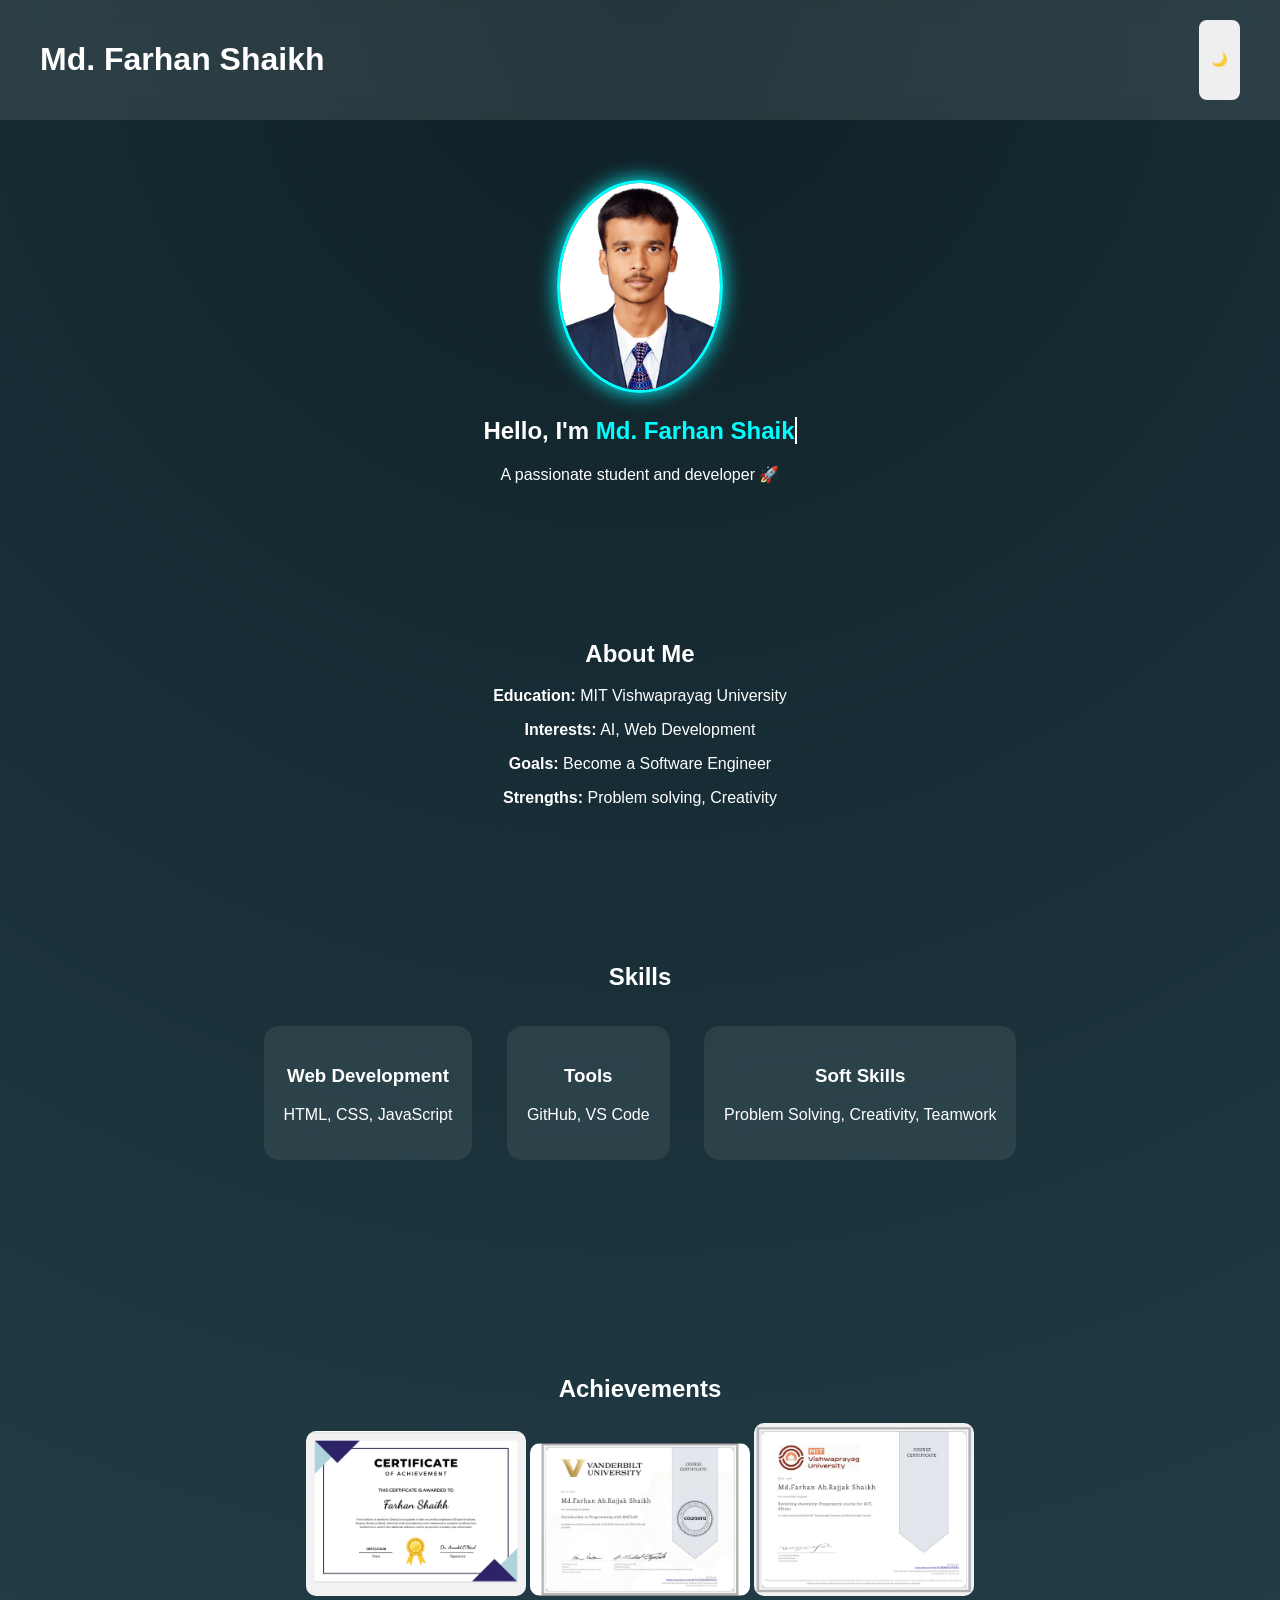
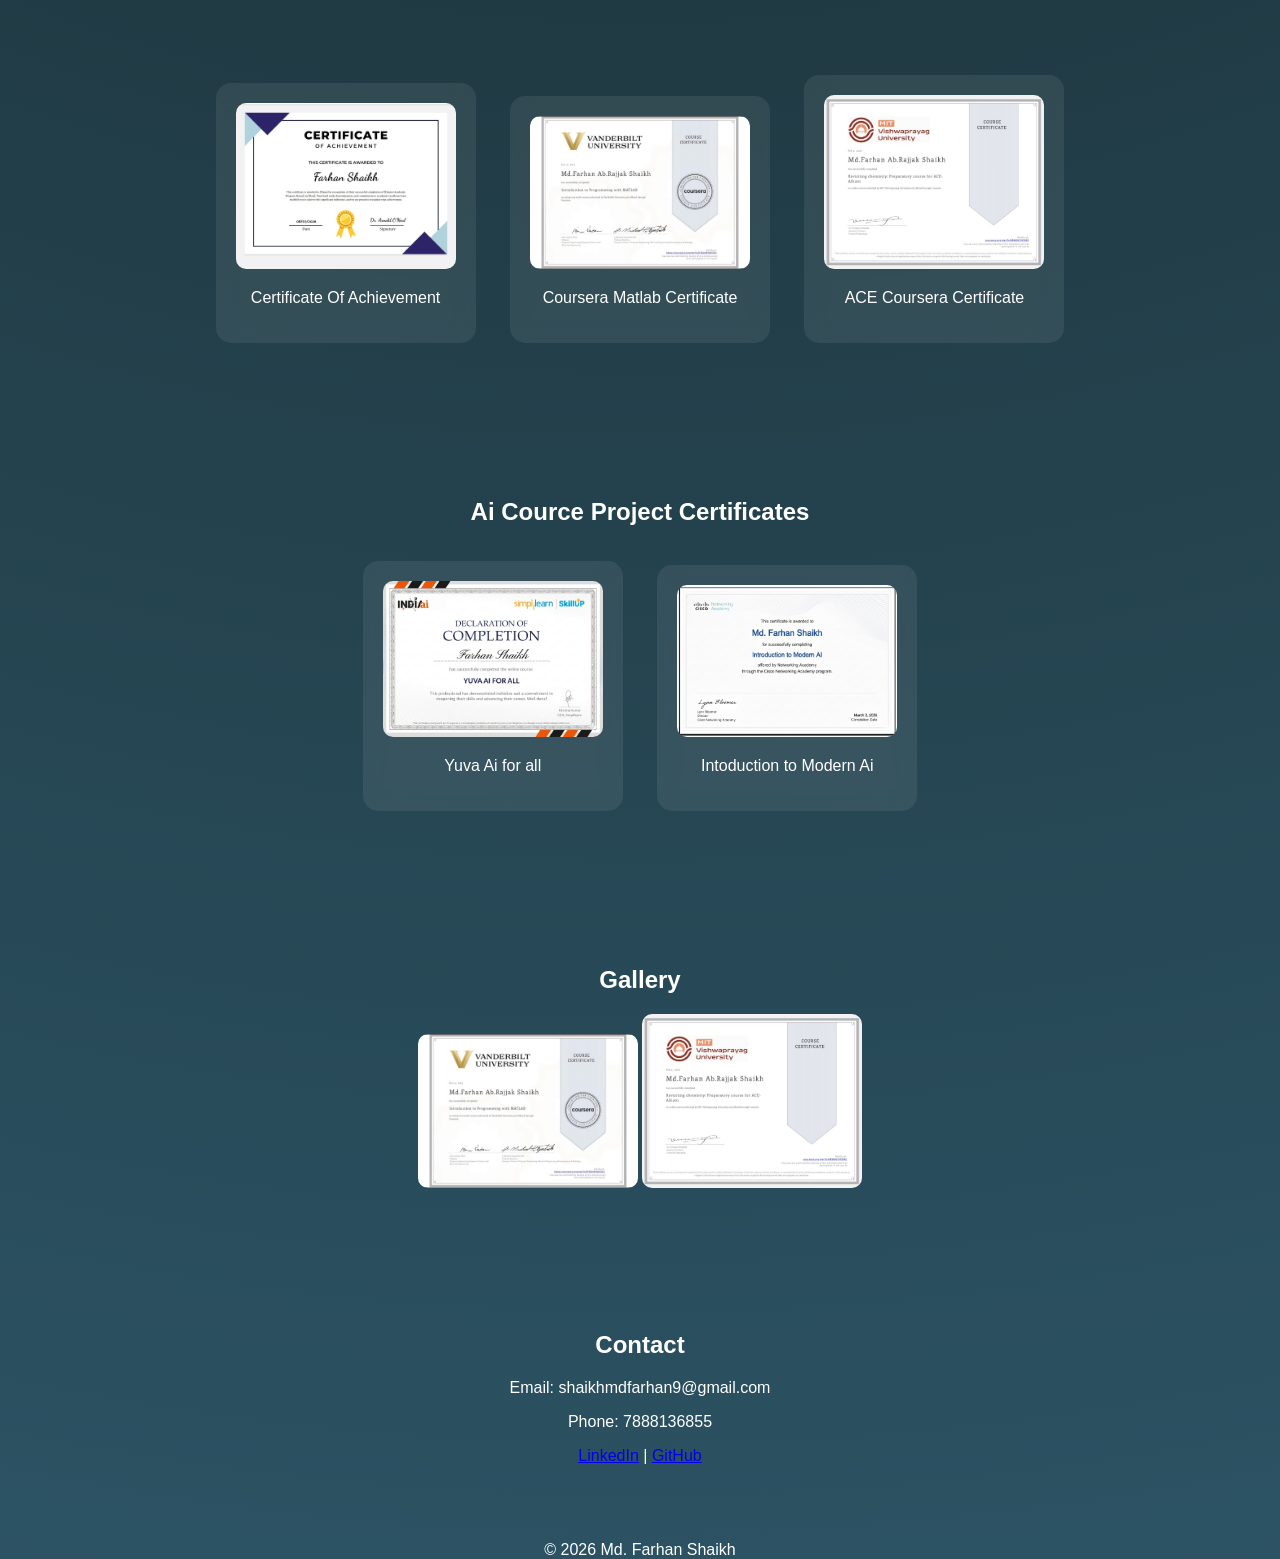
<file: index.html>
<!DOCTYPE html>
<html lang="en">
<head>
<meta charset="UTF-8">
<title>Md. Farhan Shaikh | Portfolio</title>
<link rel="stylesheet" href="style.css">
</head>

<body>

<header>
    <h1>Md. Farhan Shaikh</h1>
    <button onclick="toggleDarkMode()">🌙</button>
</header>

<!-- HOME -->
<section class="home">
    <img src="assets/images/profile.jpg" class="profile">

    <h2>Hello, I'm <span id="typing"></span></h2>
    <p class="tagline">A passionate student and developer 🚀</p>
</section>

<!-- ABOUT -->
<section>
    <h2>About Me</h2>
    <p><b>Education:</b> MIT Vishwaprayag University</p>
    <p><b>Interests:</b> AI, Web Development</p>
    <p><b>Goals:</b> Become a Software Engineer</p>
    <p><b>Strengths:</b> Problem solving, Creativity</p>
</section>

<!-- SKILLS -->
<section>
    <h2>Skills</h2>

    <div class="card">
        <h3>Web Development</h3>
        <p>HTML, CSS, JavaScript</p>
    </div>

    <div class="card">
        <h3>Tools</h3>
        <p>GitHub, VS Code</p>
    </div>

    <div class="card">
        <h3>Soft Skills</h3>
        <p>Problem Solving, Creativity, Teamwork</p>
    </div>
</section>

<!-- ACHIEVEMENTS -->
<section>
<section class="achievements">
  <h2>Achievements</h2>

    <!-- ADD CERTIFICATES HERE -->
    <img src="assets/images/cert1.jpg">
    <img src="assets/images/cert2.jpg">
    <img src="assets/images/cert3.jpg">

</section>
    <div class="card">
        <img src="assets/images/cert1.jpg" onclick="openImage(this)">
        <p>Certificate Of Achievement</p>
    </div>

    <div class="card">
        <img src="assets/images/cert2.jpg" onclick="openImage(this)">
        <p>Coursera Matlab Certificate</p>
    </div>

    <div class="card">
        <img src="assets/images/cert3.jpg" onclick="openImage(this)">
        <p>ACE Coursera Certificate</p>
    </div>
</section>

<!-- AI PROJECTS -->
<section>
    <h2>Ai Cource Project Certificates</h2>

    <div class="card">
        <img src="assets/images/project1.png" onclick="openImage(this)">
        <p> Yuva Ai for all </p>
    </div>

    <div class="card">
        <img src="assets/images/project2.png" onclick="openImage(this)">
        <p>Intoduction to Modern Ai</p>
    </div>
</section>

<!-- GALLERY -->
<section>
    <h2>Gallery</h2>
    <img src="assets/images/cert2.jpg" onclick="openImage(this)">
    <img src="assets/images/cert3.jpg" onclick="openImage(this)">
</section>

<!-- CONTACT -->
<section>
    <h2>Contact</h2>
    <p>Email: shaikhmdfarhan9@gmail.com</p>
    <p>Phone: 7888136855</p>
    <p>
        <a href="#">LinkedIn</a> |
        <a href="#">GitHub</a>
    </p>
</section>

<footer>
    © 2026 Md. Farhan Shaikh
</footer>

<!-- POPUP -->
<div id="popup" onclick="closeImage()">
    <img id="popup-img">
</div>

<script src="script.js"></script>

</body>
  </html>
</file>
<file: style.css>
body {
    margin: 0;
    font-family: 'Poppins', sans-serif;
    background: radial-gradient(circle at top, #0f2027, #203a43, #2c5364);
    color: white;
    text-align: center;
}

/* HEADER */
header {
    display: flex;
    justify-content: space-between;
    padding: 20px 40px;
    background: rgba(255,255,255,0.1);
    backdrop-filter: blur(10px);
}

button {
    padding: 8px 12px;
    border: none;
    border-radius: 8px;
    cursor: pointer;
}

/* PROFILE */
.profile {
    width: 160px;
    border-radius: 50%;
    border: 3px solid cyan;
    box-shadow: 0 0 20px cyan;
}

/* TYPING TEXT */
#typing {
    color: cyan;
    border-right: 2px solid white;
}

/* SECTION */
section {
    padding: 60px;
}

/* CARDS */
.card {
    display: inline-block;
    margin: 15px;
    padding: 20px;
    border-radius: 15px;
    background: rgba(255,255,255,0.08);
    backdrop-filter: blur(10px);
    transition: 0.4s;
}

.card:hover {
    transform: scale(1.08);
    box-shadow: 0 0 25px cyan;
}

/* IMAGES */
img {
    width: 220px;
    border-radius: 10px;
    cursor: pointer;
}

/* POPUP */
#popup {
    display: none;
    position: fixed;
    top: 0;
    width: 100%;
    height: 100%;
    background: rgba(0,0,0,0.9);
}

#popup img {
    width: 60%;
    margin-top: 5%;
}

/* RIPPLE EFFECT */
.ripple {
    position: absolute;
    border-radius: 50%;
    transform: scale(0);
    animation: ripple 0.6s linear;
    background: rgba(255,255,255,0.5);
}

@keyframes ripple {
    to {
        transform: scale(4);
        opacity: 0;
    }
}

/* DARK MODE */
.dark-mode {
    background: black;
      }
</file>
